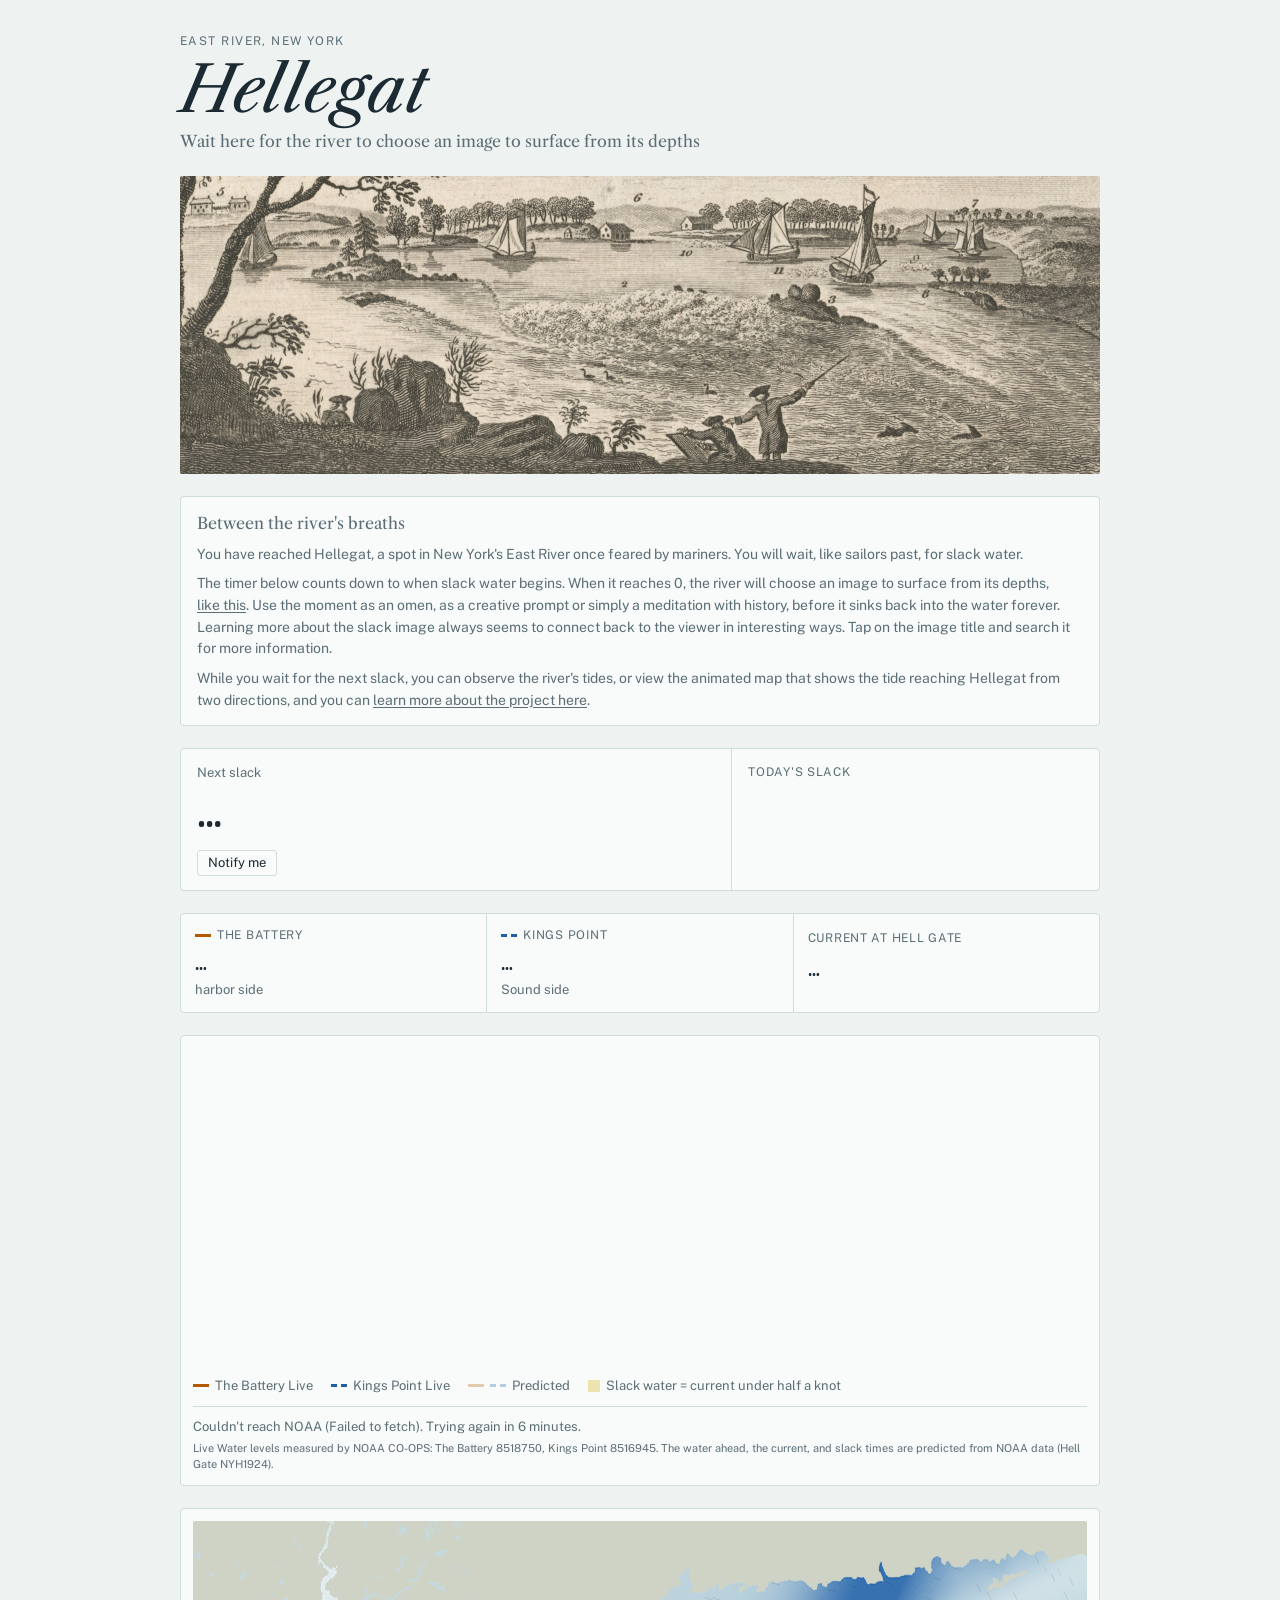
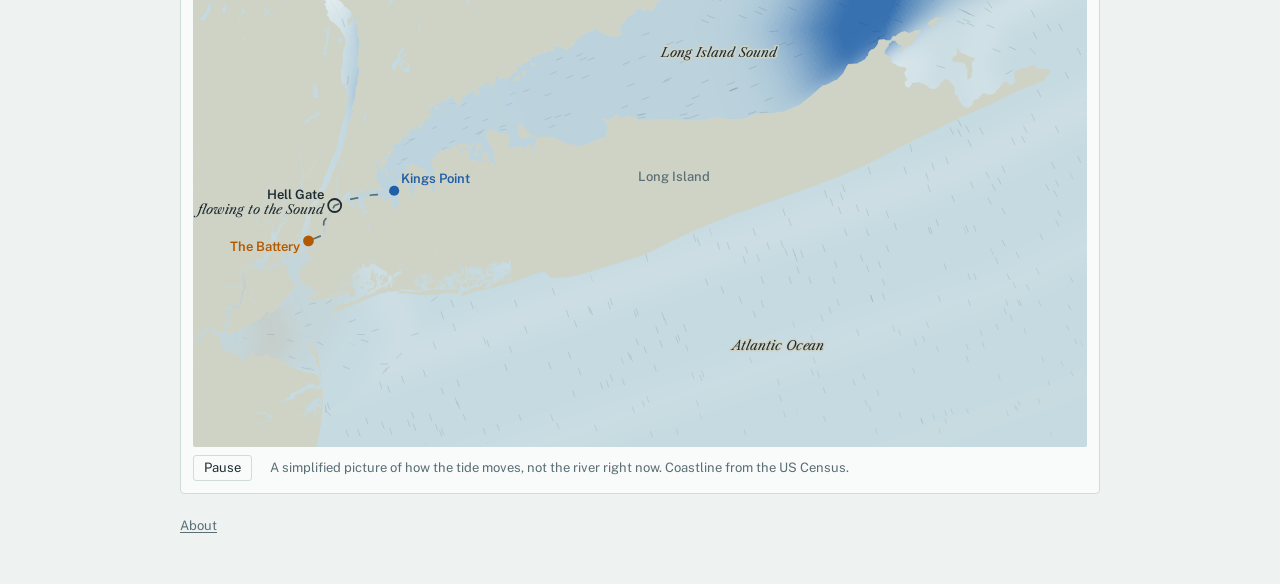
<file: index.html>
<!doctype html>
<html lang="en">
<head>
<meta charset="utf-8">
<meta name="viewport" content="width=device-width, initial-scale=1">
<title>Hellegat: Between the river's breaths</title>
<link rel="stylesheet" href="https://fonts.googleapis.com/css2?family=Libre+Caslon+Text:ital,wght@0,400;0,700;1,400&family=Public+Sans:wght@400;500;600&family=IBM+Plex+Mono:wght@400;500&display=swap">
<link rel="stylesheet" href="style.css">
<link rel="manifest" href="manifest.webmanifest">
<link rel="apple-touch-icon" href="icons/apple-touch-icon.png">
<link rel="icon" href="icons/icon-192.png">
<meta name="theme-color" content="#eef3f2" media="(prefers-color-scheme: light)">
<meta name="theme-color" content="#0e1619" media="(prefers-color-scheme: dark)">
<script src="app.js" defer></script>
<script src="map.js" defer></script>
<script type="module" src="notify.js"></script>
</head>
<body>
<main class="wrap">
  <header>
    <p class="eyebrow">East River, New York</p>
    <h1>Hellegat</h1>
    <p class="tagline">Wait here for the river to choose an image to surface from its depths</p>
  </header>

  <img class="banner" src="hell-gate-1775.jpg" width="1840" height="596" alt="Engraving of Hell Gate in 1775: ships pass rough water and rocks while a man on the shore points with a stick and another draws.">

  <section class="intro">
    <p class="tagline">Between the river's breaths</p>
    <p>You have reached Hellegat, a spot in New York's East River once feared by mariners. You will wait, like sailors past, for slack water.</p>
    <p>The timer below counts down to when slack water begins. When it reaches 0, the river will choose an image to surface from its depths, <button type="button" class="link" id="taste-link">like this</button>. Use the moment as an omen, as a creative prompt or simply a meditation with history, before it sinks back into the water forever. Learning more about the slack image always seems to connect back to the viewer in interesting ways. Tap on the image title and search it for more information.</p>
    <p>While you wait for the next slack, you can observe the river's tides, or view the animated map that shows the tide reaching Hellegat from two directions, and you can <a href="about.html">learn more about the project here</a>.</p>
  </section>

  <!-- A taste of the reveal: one real past choice, saved here. It floats above the page only when the visitor taps "like this"
       in the intro, then sinks on its own after a few seconds, or sooner with a tap. Hidden until then, so it can't flash
       while the page loads. The title is not a link, so it reads as a taste rather than the live thing, and no one leaves for it. -->
  <figure class="taste" id="taste" hidden>
    <p class="s">On November 10, the river chose this.</p>
    <img src="tillamook-rock-1901.jpg" width="1200" height="736" alt="Hand-colored postcard of Tillamook Rock lighthouse standing on a rock at sea, with waves breaking around it.">
    <figcaption>
      <p class="reveal-title">Tillamook Rock And Light House, Portland, Oregon.</p>
      <p class="s">1901</p>
    </figcaption>
  </figure>

  <section class="slack">
    <div class="countdown">
      <span class="k" id="slack-label">Next slack</span>
      <span class="count" id="slack-count">…</span>
      <span class="s" id="slack-when"></span>
      <button id="notify-btn" type="button" hidden>Notify me</button>
      <p class="s" id="notify-msg" hidden></p>
      <button id="notify-off" class="link s" type="button" hidden>Unsubscribe</button>
    </div>
    <div class="today">
      <span class="k" id="slack-day">Today's slack</span>
      <ol id="slacks"></ol>
    </div>
  </section>

  <section class="reveal" id="reveal" hidden>
    <p class="s reveal-welcome">You have reached Hellegat, an art project by Maria Saha that follows the movement of New York's East River at its most dangerous spot. You have happened to arrive during slack water. At this time, the river becomes calm and chooses an image for us to view briefly. When the timer runs out, the image will sink back into the water forever. When it does, you will be able to learn more about this project and the river.</p>
    <p class="reveal-time"><span id="reveal-count"></span> until the river exhales</p>
    <div class="reveal-found" id="reveal-found" hidden>
      <img id="reveal-img" alt="">
      <div class="reveal-caption">
        <p class="reveal-title"><a id="reveal-link" target="_blank" rel="noopener"></a></p>
        <p class="s" id="reveal-info"></p>
        <p class="s">Take a screenshot to keep it with its name.</p>
      </div>
      <button id="reveal-notify-btn" type="button" hidden>Notify me</button>
      <p class="s" id="reveal-notify-msg" hidden></p>
    </div>
    <p class="s" id="reveal-missing" hidden>The river's image couldn't be reached this time.</p>
  </section>

  <section class="readout">
    <div class="cell">
      <span class="k"><i class="sw bat"></i>The Battery</span>
      <span class="v" id="v-bat">…</span>
      <span class="s" id="s-bat">harbor side</span>
    </div>
    <div class="cell">
      <span class="k"><i class="sw kp"></i>Kings Point</span>
      <span class="v" id="v-kp">…</span>
      <span class="s" id="s-kp">Sound side</span>
    </div>
    <div class="cell">
      <span class="k">Current at Hell Gate</span>
      <span class="v" id="v-cur">…</span>
      <span class="s" id="s-cur"></span>
    </div>
  </section>

  <figure class="chart-fig">
    <p class="s river-clock" id="river-clock" hidden></p>
    <canvas id="chart" aria-label="Chart of water level at the Battery and Kings Point, centered on the next slack at Hell Gate"></canvas>
    <figcaption class="legend">
      <span><i class="sw bat"></i>The Battery Live</span>
      <span><i class="sw kp"></i>Kings Point Live</span>
      <span><i class="sw bat faded"></i><i class="sw kp faded"></i>Predicted</span>
      <span><i class="sw band"></i>Slack water = current under half a knot</span>
    </figcaption>
    <div class="status">
      <span id="updated">Loading from NOAA…</span>
      <span class="sources">Live Water levels measured by NOAA CO-OPS: The Battery 8518750, Kings Point 8516945. The water ahead, the current, and slack times are predicted from NOAA data (Hell Gate NYH1924).</span>
    </div>
  </figure>

  <figure class="chart-fig map-fig" id="tide-map-fig">
    <canvas id="tide-map" aria-label="Map of New York Harbor, Long Island and Long Island Sound. One ocean tide wraps around Long Island and reaches Hell Gate from both ends, hours apart."></canvas>
    <figcaption class="legend">
      <button id="tide-pause" type="button">Pause</button>
      <span>A simplified picture of how the tide moves, not the river right now. Coastline from the US Census.</span>
    </figcaption>
  </figure>

  <footer class="site-foot"><a href="about.html">About</a></footer>
</main>
</body>
</html>
</file>
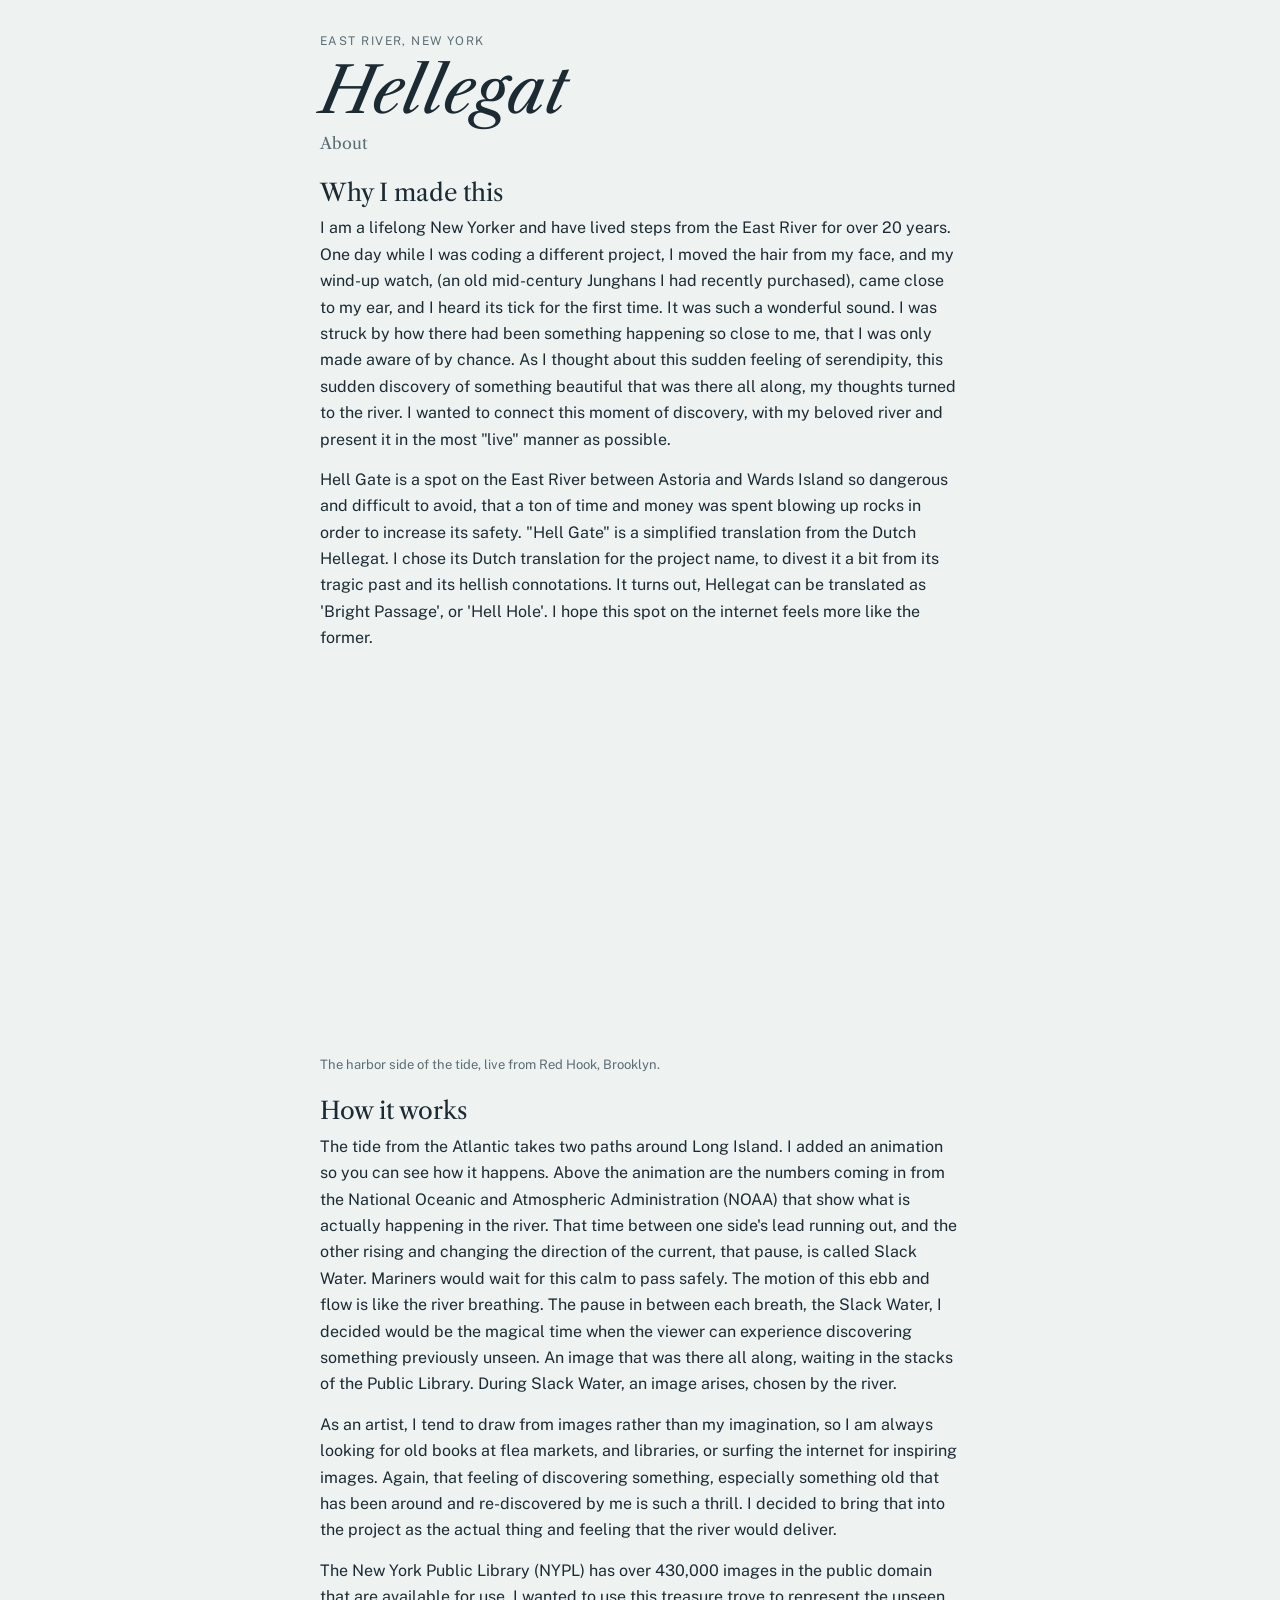
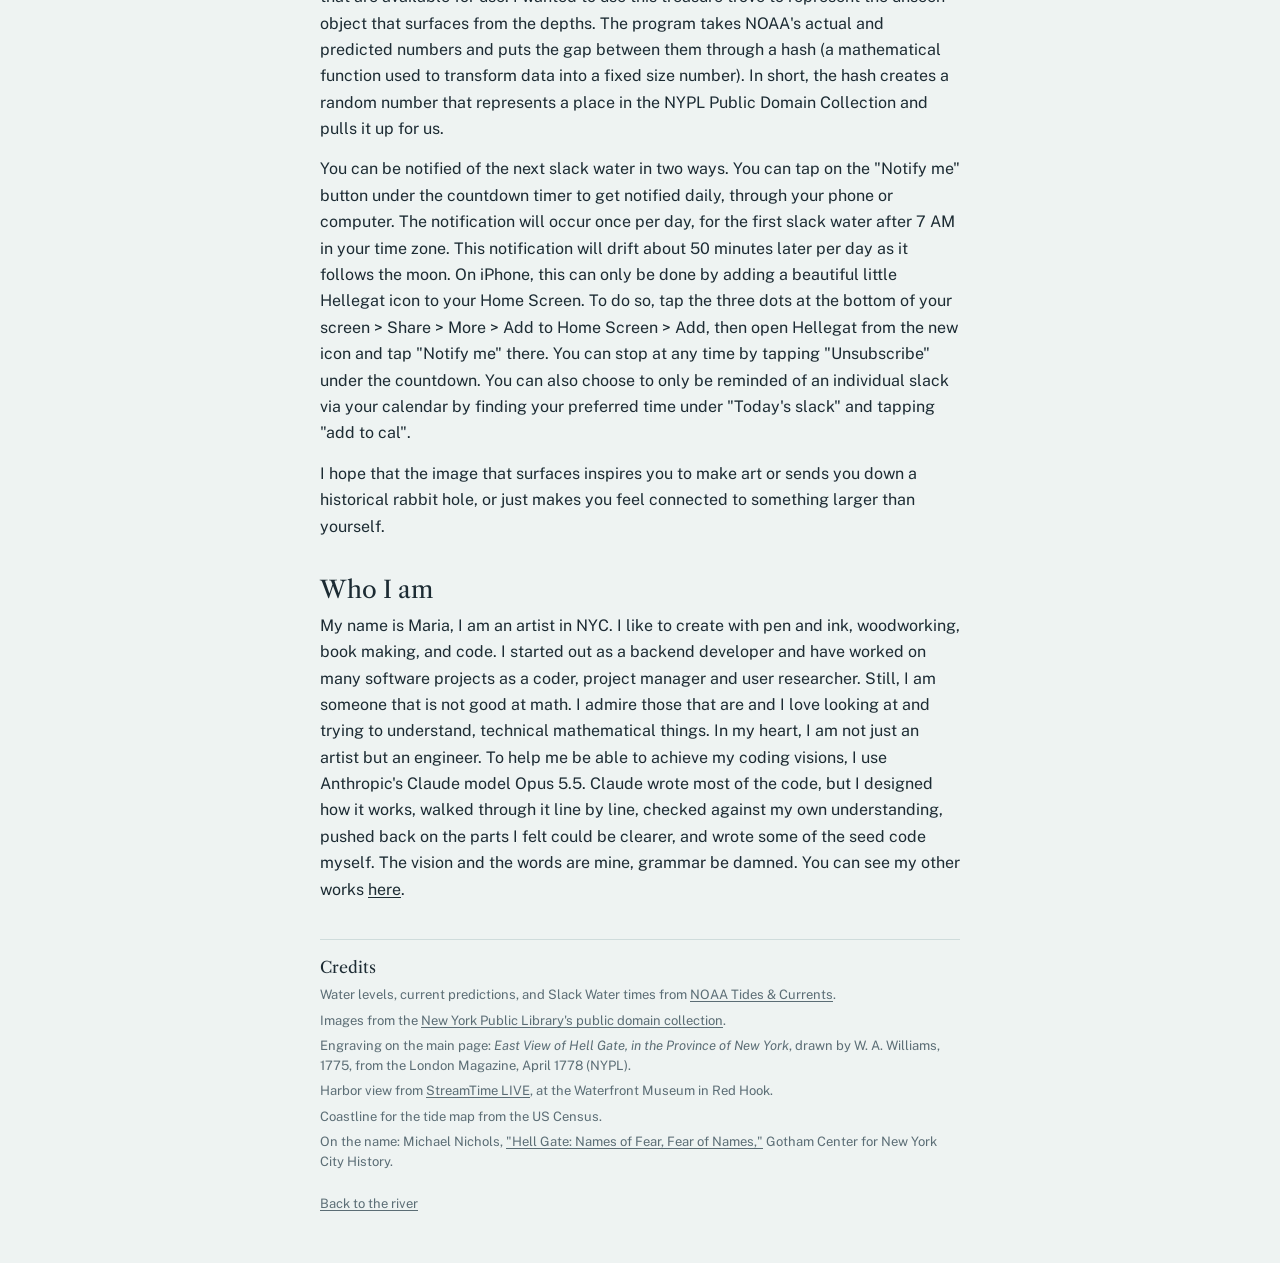
<file: about.html>
<!doctype html>
<html lang="en">
<head>
<meta charset="utf-8">
<meta name="viewport" content="width=device-width, initial-scale=1">
<title>About Hellegat</title>
<link rel="stylesheet" href="https://fonts.googleapis.com/css2?family=Libre+Caslon+Text:ital,wght@0,400;0,700;1,400&family=Public+Sans:wght@400;500;600&family=IBM+Plex+Mono:wght@400;500&display=swap">
<link rel="stylesheet" href="style.css">
<link rel="manifest" href="manifest.webmanifest">
<link rel="apple-touch-icon" href="icons/apple-touch-icon.png">
<link rel="icon" href="icons/icon-192.png">
<meta name="theme-color" content="#eef3f2" media="(prefers-color-scheme: light)">
<meta name="theme-color" content="#0e1619" media="(prefers-color-scheme: dark)">
</head>
<body>
<main class="wrap about">
  <header>
    <p class="eyebrow">East River, New York</p>
    <h1><a href="index.html">Hellegat</a></h1>
    <p class="tagline">About</p>
  </header>

  <section>
    <h2>Why I made this</h2>
    <p>I am a lifelong New Yorker and have lived steps from the East River for over 20 years. One day while I was coding a different project, I moved the hair from my face, and my wind-up watch, (an old mid-century Junghans I had recently purchased), came close to my ear, and I heard its tick for the first time. It was such a wonderful sound. I was struck by how there had been something happening so close to me, that I was only made aware of by chance. As I thought about this sudden feeling of serendipity, this sudden discovery of something beautiful that was there all along, my thoughts turned to the river. I wanted to connect this moment of discovery, with my beloved river and present it in the most "live" manner as possible.</p>
    <p>Hell Gate is a spot on the East River between Astoria and Wards Island so dangerous and difficult to avoid, that a ton of time and money was spent blowing up rocks in order to increase its safety. "Hell Gate" is a simplified translation from the Dutch Hellegat. I chose its Dutch translation for the project name, to divest it a bit from its tragic past and its hellish connotations. It turns out, Hellegat can be translated as 'Bright Passage', or 'Hell Hole'. I hope this spot on the internet feels more like the former.</p>
  </section>

  <figure class="cam">
    <iframe src="https://www.youtube-nocookie.com/embed/l7b5RFAkKhY?autoplay=1&amp;mute=1&amp;playsinline=1&amp;rel=0" title="Live view of New York Harbor from Red Hook, Brooklyn" loading="lazy" allow="autoplay; encrypted-media; picture-in-picture; fullscreen" referrerpolicy="strict-origin-when-cross-origin" allowfullscreen></iframe>
    <figcaption>The harbor side of the tide, live from Red Hook, Brooklyn.</figcaption>
  </figure>

  <section>
    <h2>How it works</h2>
    <p>The tide from the Atlantic takes two paths around Long Island. I added an animation so you can see how it happens. Above the animation are the numbers coming in from the National Oceanic and Atmospheric Administration (NOAA) that show what is actually happening in the river. That time between one side's lead running out, and the other rising and changing the direction of the current, that pause, is called Slack Water. Mariners would wait for this calm to pass safely. The motion of this ebb and flow is like the river breathing. The pause in between each breath, the Slack Water, I decided would be the magical time when the viewer can experience discovering something previously unseen. An image that was there all along, waiting in the stacks of the Public Library. During Slack Water, an image arises, chosen by the river.</p>
    <p>As an artist, I tend to draw from images rather than my imagination, so I am always looking for old books at flea markets, and libraries, or surfing the internet for inspiring images. Again, that feeling of discovering something, especially something old that has been around and re-discovered by me is such a thrill. I decided to bring that into the project as the actual thing and feeling that the river would deliver.</p>
    <p>The New York Public Library (NYPL) has over 430,000 images in the public domain that are available for use. I wanted to use this treasure trove to represent the unseen object that surfaces from the depths. The program takes NOAA's actual and predicted numbers and puts the gap between them through a hash (a mathematical function used to transform data into a fixed size number). In short, the hash creates a random number that represents a place in the NYPL Public Domain Collection and pulls it up for us.</p>
    <p>You can be notified of the next slack water in two ways. You can tap on the "Notify me" button under the countdown timer to get notified daily, through your phone or computer. The notification will occur once per day, for the first slack water after 7 AM in your time zone. This notification will drift about 50 minutes later per day as it follows the moon. On iPhone, this can only be done by adding a beautiful little Hellegat icon to your Home Screen. To do so, tap the three dots at the bottom of your screen &gt; Share &gt; More &gt; Add to Home Screen &gt; Add, then open Hellegat from the new icon and tap "Notify me" there. You can stop at any time by tapping "Unsubscribe" under the countdown. You can also choose to only be reminded of an individual slack via your calendar by finding your preferred time under "Today's slack" and tapping "add to cal".</p>
    <p>I hope that the image that surfaces inspires you to make art or sends you down a historical rabbit hole, or just makes you feel connected to something larger than yourself.</p>
  </section>

  <section>
    <h2>Who I am</h2>
    <p>My name is Maria, I am an artist in NYC. I like to create with pen and ink, woodworking, book making, and code. I started out as a backend developer and have worked on many software projects as a coder, project manager and user researcher. Still, I am someone that is not good at math. I admire those that are and I love looking at and trying to understand, technical mathematical things. In my heart, I am not just an artist but an engineer. To help me be able to achieve my coding visions, I use Anthropic's Claude model Opus 5.5. Claude wrote most of the code, but I designed how it works, walked through it line by line, checked against my own understanding, pushed back on the parts I felt could be clearer, and wrote some of the seed code myself. The vision and the words are mine, grammar be damned. You can see my other works <a href="https://mariasaha.com">here</a>.</p>
  </section>

  <section class="credits">
    <h2>Credits</h2>
    <ul>
      <li>Water levels, current predictions, and Slack Water times from <a href="https://tidesandcurrents.noaa.gov/">NOAA Tides &amp; Currents</a>.</li>
      <li>Images from the <a href="https://github.com/NYPL-publicdomain/data-and-utilities">New York Public Library's public domain collection</a>.</li>
      <li>Engraving on the main page: <em>East View of Hell Gate, in the Province of New York</em>, drawn by W. A. Williams, 1775, from the London Magazine, April 1778 (NYPL).</li>
      <li>Harbor view from <a href="https://www.youtube.com/watch?v=l7b5RFAkKhY">StreamTime LIVE</a>, at the Waterfront Museum in Red Hook.</li>
      <li>Coastline for the tide map from the US Census.</li>
      <li>On the name: Michael Nichols, <a href="https://www.gothamcenter.org/blog/hell-gate-names-of-fear-fear-of-names">"Hell Gate: Names of Fear, Fear of Names,"</a> Gotham Center for New York City History.</li>
    </ul>
  </section>

  <footer class="site-foot"><a href="index.html">Back to the river</a></footer>
</main>
</body>
</html>
</file>
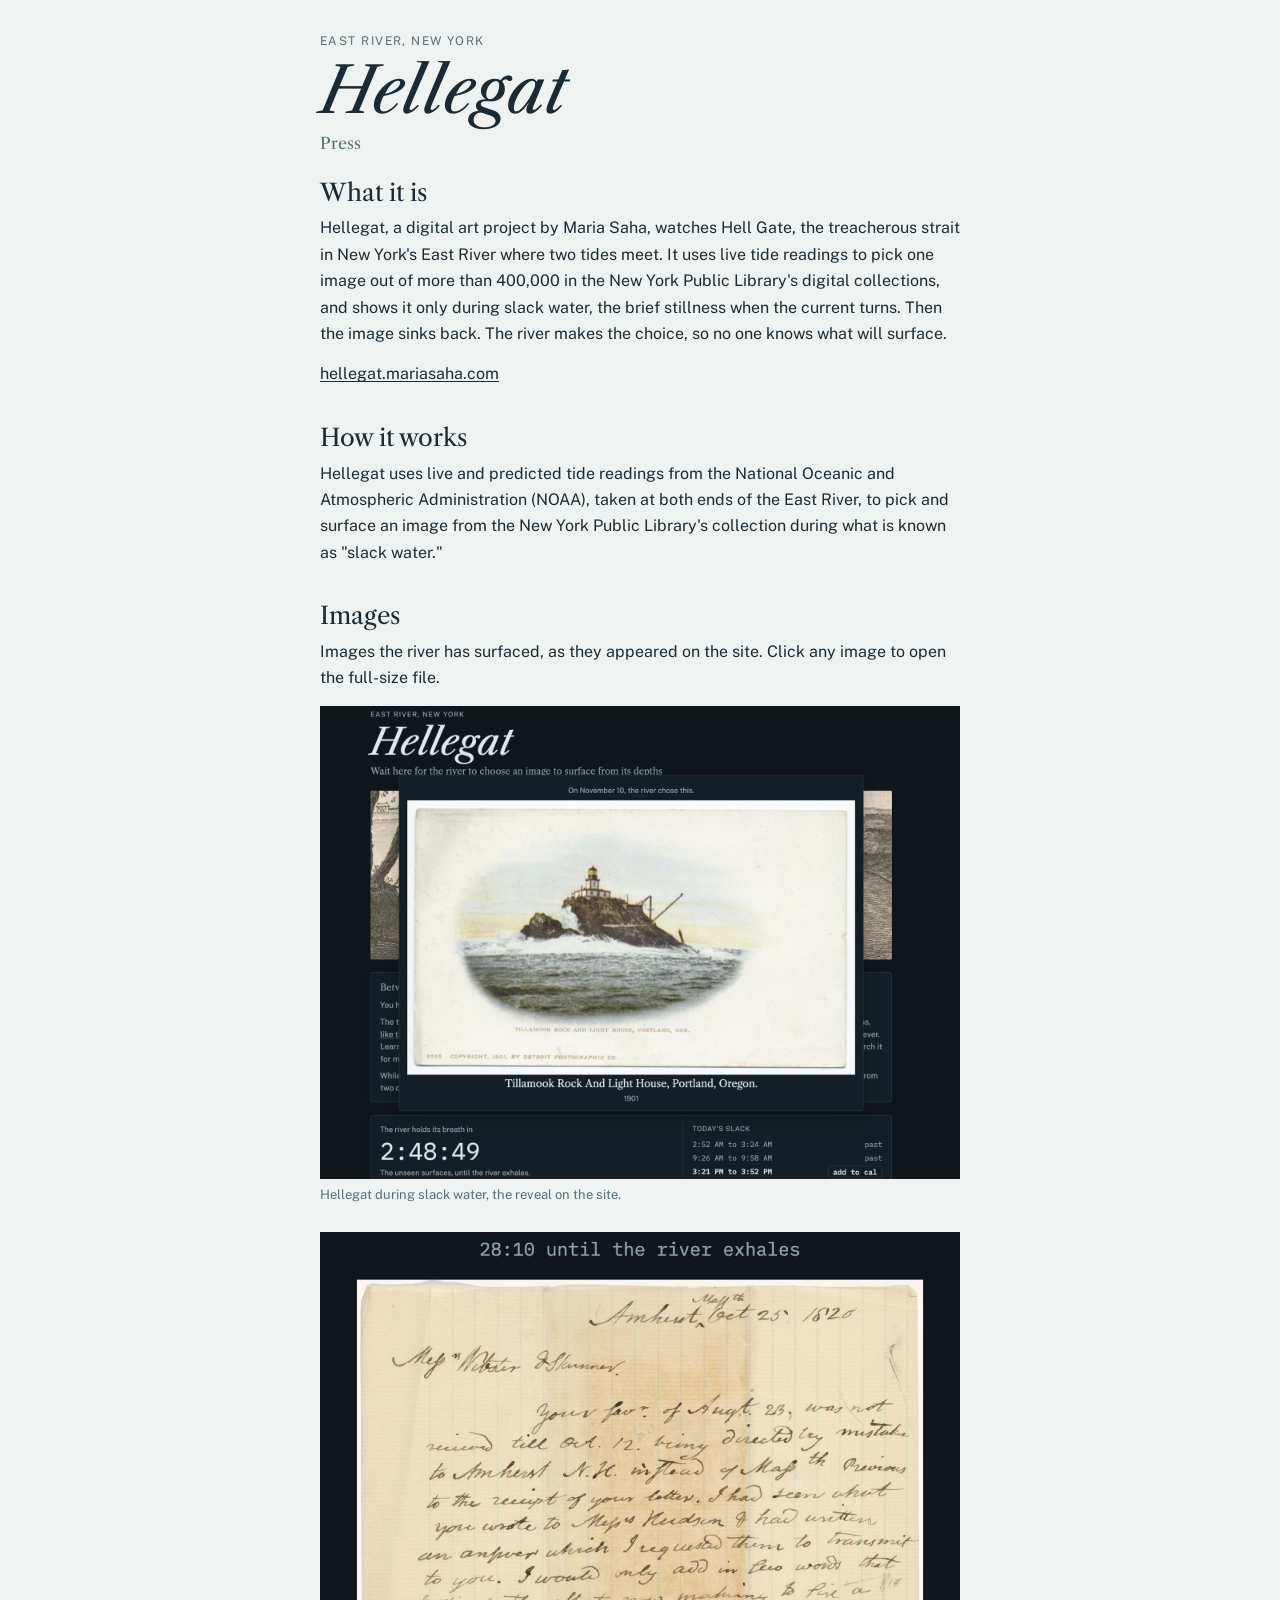
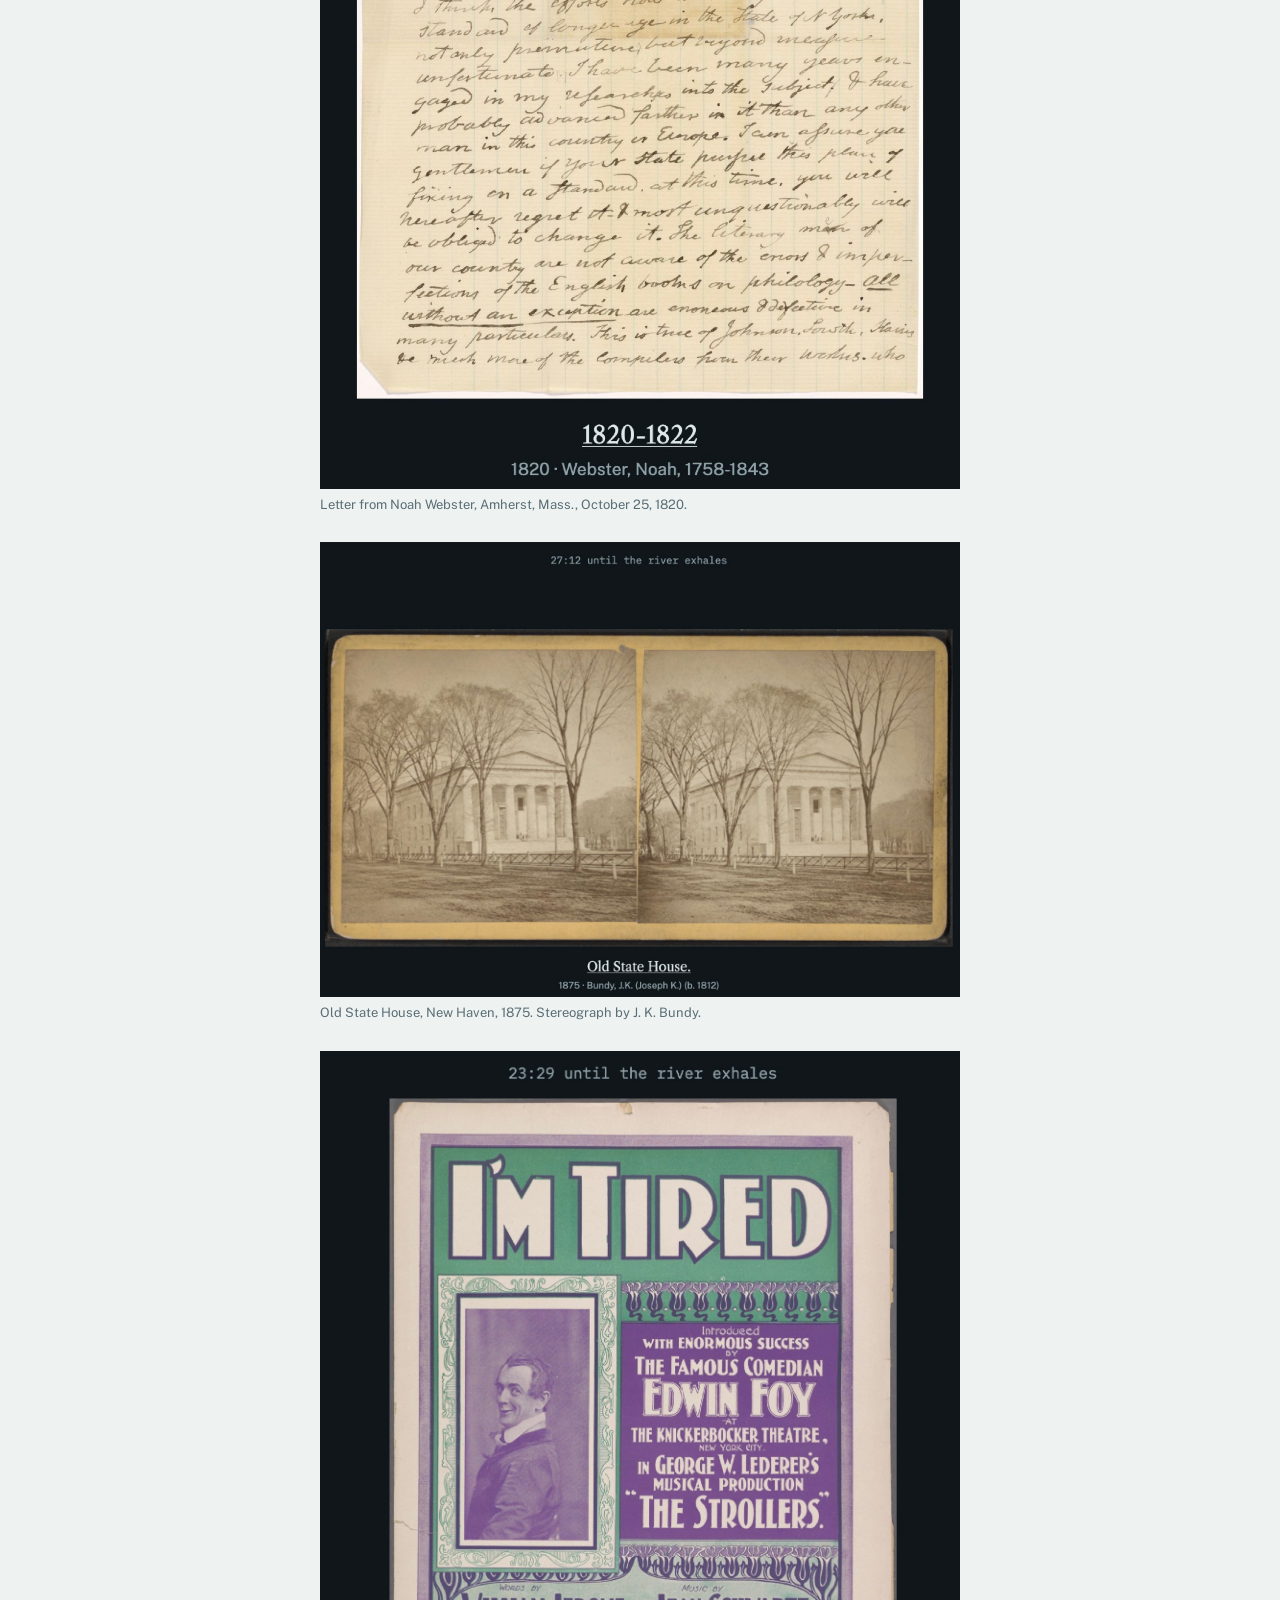
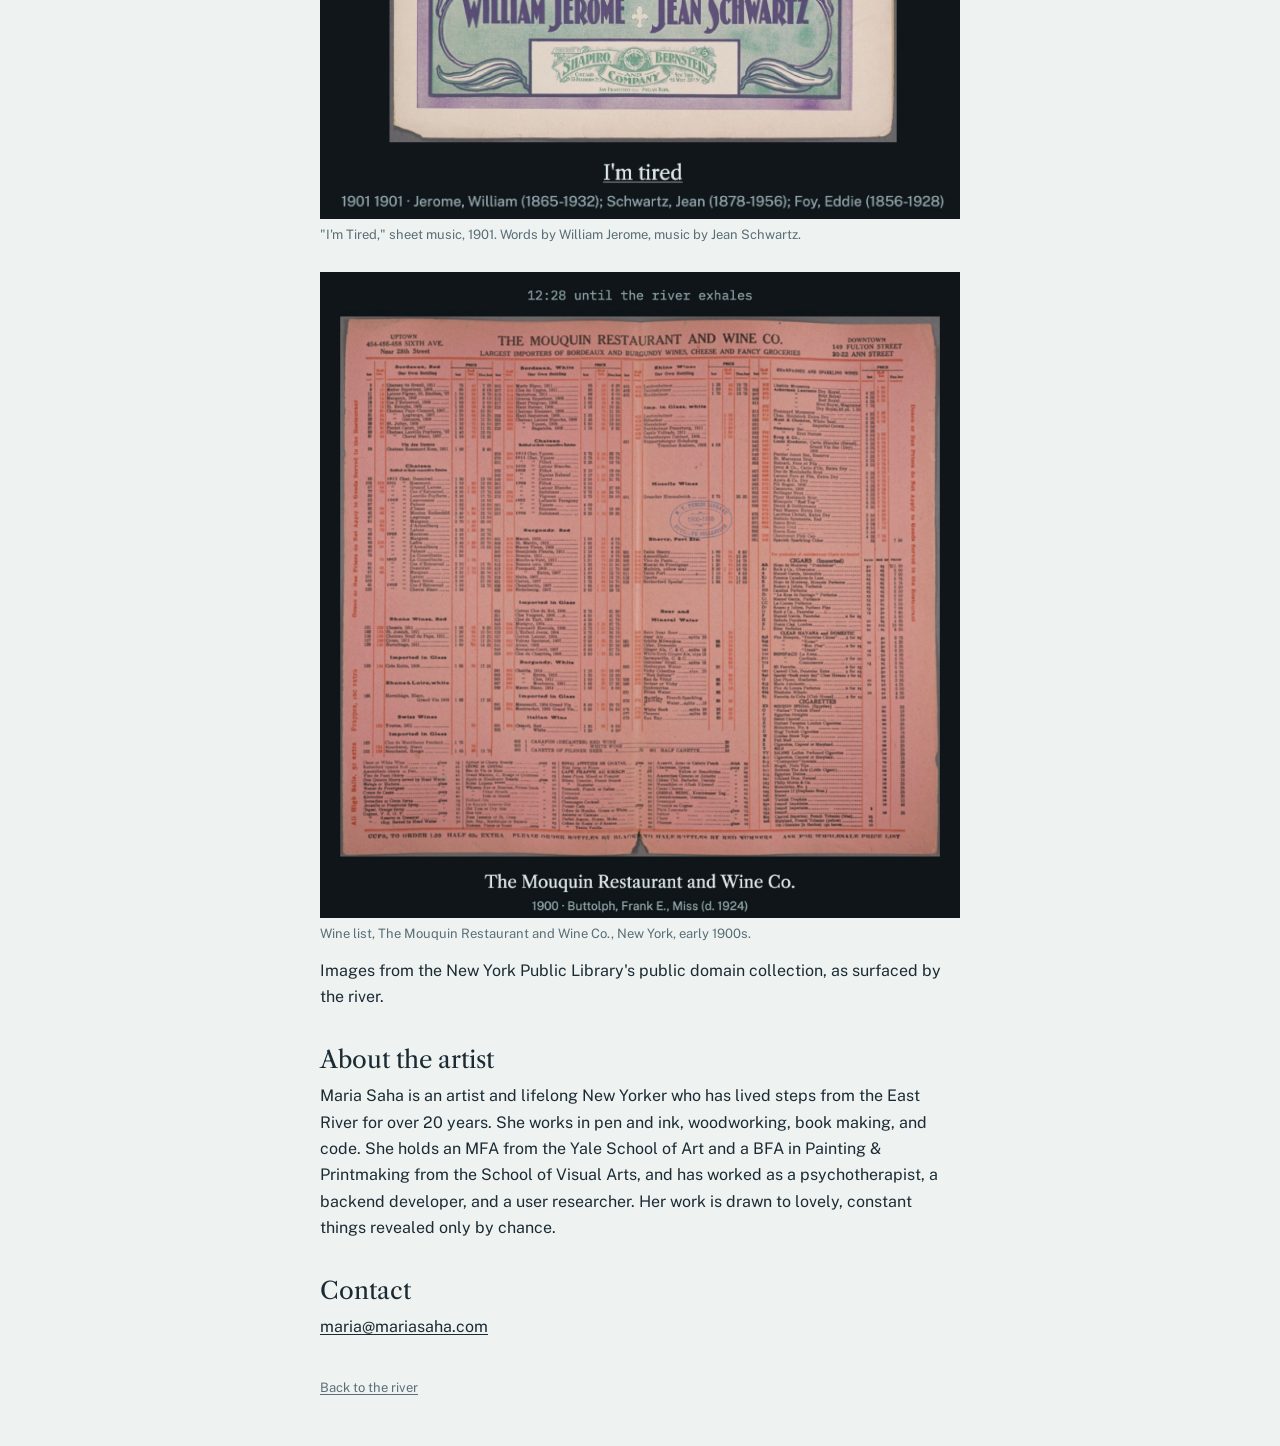
<file: press.html>
<!doctype html>
<html lang="en">
<head>
<meta charset="utf-8">
<meta name="viewport" content="width=device-width, initial-scale=1">
<!-- Press kit for editors. Not linked from the site, and noindex asks search engines not to list it. -->
<meta name="robots" content="noindex">
<title>Hellegat: Press</title>
<link rel="stylesheet" href="https://fonts.googleapis.com/css2?family=Libre+Caslon+Text:ital,wght@0,400;0,700;1,400&family=Public+Sans:wght@400;500;600&family=IBM+Plex+Mono:wght@400;500&display=swap">
<link rel="stylesheet" href="style.css">
<link rel="icon" href="icons/icon-192.png">
<meta name="theme-color" content="#eef3f2" media="(prefers-color-scheme: light)">
<meta name="theme-color" content="#0e1619" media="(prefers-color-scheme: dark)">
<style>
  /* Only the press page uses these, so they live here instead of style.css. */
  .press-images { display: grid; gap: 28px; margin: 0 0 14px; }
  .press-images figure { margin: 0; }
  .press-images img { display: block; width: 100%; height: auto; }
  .press-images figcaption { margin-top: 6px; font-size: 13px; line-height: 1.5; color: var(--muted); }
</style>
</head>
<body>
<main class="wrap about">
  <header>
    <p class="eyebrow">East River, New York</p>
    <h1><a href="index.html">Hellegat</a></h1>
    <p class="tagline">Press</p>
  </header>

  <section>
    <h2>What it is</h2>
    <p>Hellegat, a digital art project by Maria Saha, watches Hell Gate, the treacherous strait in New York's East River where two tides meet. It uses live tide readings to pick one image out of more than 400,000 in the New York Public Library's digital collections, and shows it only during slack water, the brief stillness when the current turns. Then the image sinks back. The river makes the choice, so no one knows what will surface.</p>
    <p><a href="https://hellegat.mariasaha.com/">hellegat.mariasaha.com</a></p>
  </section>

  <section>
    <h2>How it works</h2>
    <p>Hellegat uses live and predicted tide readings from the National Oceanic and Atmospheric Administration (NOAA), taken at both ends of the East River, to pick and surface an image from the New York Public Library's collection during what is known as "slack water."</p>
  </section>

  <section>
    <h2>Images</h2>
    <p>Images the river has surfaced, as they appeared on the site. Click any image to open the full-size file.</p>
    <div class="press-images">
      <figure>
        <a href="press/hellegat-reveal.jpg"><img src="press/hellegat-reveal.jpg" alt="The Hellegat site during slack water, showing a 1901 postcard of Tillamook Rock lighthouse chosen by the river"></a>
        <figcaption>Hellegat during slack water, the reveal on the site.</figcaption>
      </figure>
      <figure>
        <a href="press/webster-letter-1820.jpg"><img src="press/webster-letter-1820.jpg" alt="Handwritten letter from Noah Webster dated Amherst, October 25, 1820"></a>
        <figcaption>Letter from Noah Webster, Amherst, Mass., October 25, 1820.</figcaption>
      </figure>
      <figure>
        <a href="press/old-state-house-1875.jpg"><img src="press/old-state-house-1875.jpg" alt="Stereograph of the Old State House in New Haven behind bare trees"></a>
        <figcaption>Old State House, New Haven, 1875. Stereograph by J. K. Bundy.</figcaption>
      </figure>
      <figure>
        <a href="press/im-tired-1901.jpg"><img src="press/im-tired-1901.jpg" alt="Green and purple sheet music cover for I'm Tired, sung by Edwin Foy"></a>
        <figcaption>"I'm Tired," sheet music, 1901. Words by William Jerome, music by Jean Schwartz.</figcaption>
      </figure>
      <figure>
        <a href="press/mouquin-menu.jpg"><img src="press/mouquin-menu.jpg" alt="Pink wine list from the Mouquin Restaurant and Wine Co."></a>
        <figcaption>Wine list, The Mouquin Restaurant and Wine Co., New York, early 1900s.</figcaption>
      </figure>
    </div>
    <p>Images from the New York Public Library's public domain collection, as surfaced by the river.</p>
  </section>

  <section>
    <h2>About the artist</h2>
    <p>Maria Saha is an artist and lifelong New Yorker who has lived steps from the East River for over 20 years. She works in pen and ink, woodworking, book making, and code. She holds an MFA from the Yale School of Art and a BFA in Painting &amp; Printmaking from the School of Visual Arts, and has worked as a psychotherapist, a backend developer, and a user researcher. Her work is drawn to lovely, constant things revealed only by chance.</p>
  </section>

  <section>
    <h2>Contact</h2>
    <!-- The address is written as character codes so simple email scrapers miss it. Browsers show it normally. -->
    <p><a href="&#109;&#97;&#105;&#108;&#116;&#111;&#58;&#109;&#97;&#114;&#105;&#97;&#64;&#109;&#97;&#114;&#105;&#97;&#115;&#97;&#104;&#97;&#46;&#99;&#111;&#109;">&#109;&#97;&#114;&#105;&#97;&#64;&#109;&#97;&#114;&#105;&#97;&#115;&#97;&#104;&#97;&#46;&#99;&#111;&#109;</a></p>
  </section>

  <footer class="site-foot"><a href="index.html">Back to the river</a></footer>
</main>
</body>
</html>
</file>
<file: style.css>
/* Colorblind-safe orange and blue for the two sides. */
:root {
  --paper: #eef3f2;
  --card: #f8fbfa;
  --ink: #1c2b33;
  --muted: #5b6d75;
  --rule: #cfdcdc;
  --harbor: #b35900;
  --sound: #1f5fa8;
  --flow: #1c2b33;
  --slack: #d4a800;
  --land: #cfd3c6;
  --water: #c4d9e0;
  --crest: #ffffff;
  --display: "Libre Caslon Text", Georgia, "Times New Roman", serif;
  --body: "Public Sans", system-ui, -apple-system, "Segoe UI", sans-serif;
  --mono: "IBM Plex Mono", ui-monospace, Menlo, monospace;
}
@media (prefers-color-scheme: dark) {
  :root {
    --paper: #0e1619; --card: #141f23; --ink: #dfe9ea; --muted: #8fa3a8; --rule: #26363b;
    --harbor: #f0a050; --sound: #7fb2f0; --flow: #e8f1f2; --slack: #f2c94c;
    --land: #0b1213; --water: #0f2830; --crest: #dfe9ea;
    color-scheme: dark;
  }
}

[hidden] { display: none !important; }
body { margin: 0; background: var(--paper); color: var(--ink); font-family: var(--body); font-size: 15px; line-height: 1.55; }
.wrap {
  max-width: 920px; margin: 0 auto;
  padding: 32px 16px 48px;
  display: grid; gap: 22px;
}
.eyebrow { margin: 0; font-size: 12px; letter-spacing: .12em; text-transform: uppercase; color: var(--muted); }
h1 { margin: 4px 0 0; font-family: var(--display); font-style: italic; font-weight: 400; font-size: clamp(40px, 7vw, 64px); line-height: 1.1; }
h1 a { color: inherit; text-decoration: none; }
.tagline { margin: 4px 0 0; font-family: var(--display); font-size: 16px; color: var(--muted); }
.banner { display: block; width: 100%; height: auto; border-radius: 2px; }

.intro { background: var(--card); border: 1px solid var(--rule); border-radius: 4px; padding: 14px 16px; color: var(--muted); font-size: 14px; }
.intro p { margin: 0; }
.intro p + p { margin-top: 8px; }
.slack { display: grid; grid-template-columns: minmax(0, 3fr) minmax(0, 2fr); gap: 1px; background: var(--rule); border: 1px solid var(--rule); border-radius: 4px; overflow: hidden; }
.countdown, .today { background: var(--card); padding: 14px 16px; display: grid; gap: 4px; align-content: start; min-width: 0; }
.count { font-family: var(--mono); font-size: clamp(32px, 6vw, 42px); line-height: 1.15; font-variant-numeric: tabular-nums; }
.today ol { margin: 2px 0 0; padding: 0; list-style: none; font-family: var(--mono); font-size: 13px; font-variant-numeric: tabular-nums; }
.today li { display: flex; justify-content: space-between; gap: 12px; padding: 2px 0; }
.today li.past { color: var(--muted); }
.today li.next, .today li.now { font-weight: 500; }
/* Remind me has the same outlined look as the map's Pause button, with less padding so its row is no taller than the others. */
.today button { font: inherit; color: var(--ink); background: transparent; border: 1px solid var(--rule); border-radius: 3px; padding: 0 8px; cursor: pointer; }

/* While the image is up it covers the whole page, so fading in is a fade from the river, and it needs no scrolling. */
.reveal {
  position: fixed; inset: 0; z-index: 10; overflow: auto;
  display: grid; grid-template-rows: auto auto minmax(0, 1fr); gap: 12px;
  padding: 16px; text-align: center;
  background: var(--paper); animation: surface 2.5s ease-out;
}
.reveal p { margin: 4px 0 0; }
.reveal-welcome { max-width: 640px; justify-self: center; text-align: left; }
.reveal-time { font-family: var(--mono); font-size: 14px; font-variant-numeric: tabular-nums; color: var(--muted); }
.reveal-found { display: flex; flex-direction: column; align-items: center; justify-content: center; gap: 12px; min-height: 0; }
.reveal img { flex: 0 1 auto; min-height: 0; max-width: 100%; object-fit: contain; }
.reveal-caption { flex: none; max-width: 640px; }
.reveal-title { font-family: var(--display); font-size: 18px; line-height: 1.3; }
.reveal.sinking { animation: sink 4s ease-in forwards; }
@keyframes surface { from { opacity: 0; } to { opacity: 1; } }
@keyframes sink { from { opacity: 1; } to { opacity: 0; } }
@media (prefers-reduced-motion: reduce) { .reveal, .reveal.sinking { animation: none; } }

/* The taste: a card floating in the middle of the screen, above the page but below the live reveal.
   Invisible and slightly low until surfaced, then it rises into view; it sinks again when the class is removed.
   While sunk, pointer-events: none lets taps pass straight through it; while surfaced, a tap on it sinks it. */
.taste {
  position: fixed; left: 50%; top: 50%; z-index: 5; margin: 0;
  width: min(820px, calc(100vw - 32px)); box-sizing: border-box; padding: 12px 14px;
  background: var(--card); border: 1px solid var(--rule); border-radius: 4px; box-shadow: 0 8px 30px rgba(0, 0, 0, .25);
  text-align: center; pointer-events: none;
  opacity: 0; transform: translate(-50%, calc(-50% + 16px)); transition: opacity 1s ease, transform 1s ease;
}
.taste.surfaced { opacity: 1; transform: translate(-50%, -50%); pointer-events: auto; cursor: pointer; }
.taste p { margin: 4px 0 0; }
.taste img { display: block; max-width: 100%; max-height: 70vh; width: auto; height: auto; margin: 8px auto 4px; }
/* With reduced motion it still fades, but doesn't rise or sink. */
@media (prefers-reduced-motion: reduce) { .taste, .taste.surfaced { transform: translate(-50%, -50%); transition: opacity 1s ease; } }

.readout { display: grid; grid-template-columns: repeat(3, minmax(0, 1fr)); gap: 1px; background: var(--rule); border: 1px solid var(--rule); border-radius: 4px; overflow: hidden; }
.cell { background: var(--card); padding: 12px 14px; display: grid; gap: 2px; min-width: 0; }
.k { font-size: 12px; letter-spacing: .06em; text-transform: uppercase; color: var(--muted); display: flex; align-items: center; gap: 6px; }
#slack-label { font-size: 13px; letter-spacing: 0; text-transform: none; }
.v { font-family: var(--mono); font-size: 20px; font-variant-numeric: tabular-nums; }
.s { font-size: 13px; color: var(--muted); }

.sw { display: inline-block; width: 16px; height: 0; border-top: 3px solid; }
.sw.bat { border-color: var(--harbor); }
.sw.kp { border-color: var(--sound); border-top-style: dashed; }
.sw.faded { opacity: .3; } /* same as FUTURE_FADE in app.js */
.sw.band { border: 0; height: 12px; width: 12px; background: var(--slack); opacity: .3; }

.map-fig { margin-top: 18px; }
.map-fig[hidden] { display: none; }
.map-fig canvas { display: block; width: 100%; border-radius: 2px; }
.map-fig .legend { align-items: center; }
#tide-pause { font: inherit; color: var(--ink); background: transparent; border: 1px solid var(--rule); border-radius: 3px; padding: 2px 10px; cursor: pointer; }
/* Notify me matches the Pause button, and sits at its own width under the countdown instead of stretching. */
#notify-btn, #reveal-notify-btn { font: inherit; font-size: 13px; color: var(--ink); background: transparent; border: 1px solid var(--rule); border-radius: 3px; padding: 2px 10px; cursor: pointer; justify-self: start; margin-top: 6px; }
#notify-msg, #reveal-notify-msg { white-space: pre-line; } /* so a message can be a list, one step per line */
#notify-msg { margin: 0; }
#notify-off { justify-self: start; }
/* In the reveal, Notify me and its one-time reply sit right under the caption; the image block already centers them. */
#reveal-notify-btn { flex: none; margin-top: 0; }
#reveal-notify-msg { flex: none; max-width: 640px; margin: 0; }
.river-clock { margin: 0 0 8px; } /* at the top of the chart's box, above the times it answers */
.chart-fig { min-width: 0; margin: 0; background: var(--card); border: 1px solid var(--rule); border-radius: 4px; padding: 12px; }
canvas { display: block; width: 100%; }
.legend { display: flex; flex-wrap: wrap; gap: 6px 18px; margin-top: 8px; font-size: 13px; color: var(--muted); }
.legend span { display: inline-flex; align-items: center; gap: 6px; }

.status { display: flex; flex-wrap: wrap; justify-content: space-between; gap: 4px 16px; margin-top: 10px; padding-top: 10px; border-top: 1px solid var(--rule); font-size: 13px; color: var(--muted); }
.sources { font-size: 11px; line-height: 1.45; }

@media (max-width: 640px) {
  .slack, .readout { grid-template-columns: minmax(0, 1fr); }
}

.site-foot { font-size: 13px; color: var(--muted); }
.site-foot a, .about section a, .intro a, .reveal-title a { color: inherit; text-underline-offset: 2px; }
/* A button that does something on the page, dressed like the links around it. */
button.link { font: inherit; color: inherit; background: none; border: 0; padding: 0; text-decoration: underline; text-underline-offset: 2px; cursor: pointer; }

/* The About page: a narrower column, for reading */
.about { max-width: 640px; font-size: 16px; line-height: 1.65; }
.about h2 { margin: 0 0 8px; font-family: var(--display); font-weight: 400; font-size: 24px; line-height: 1.2; }
.about section p { margin: 0 0 14px; }
.cam { margin: 0; }
.cam iframe { display: block; width: 100%; aspect-ratio: 16 / 9; border: 0; }
.cam figcaption { margin-top: 6px; font-size: 13px; color: var(--muted); }
.about .credits { padding-top: 18px; border-top: 1px solid var(--rule); color: var(--muted); font-size: 13px; line-height: 1.5; }
.about .credits h2 { font-size: 16px; color: var(--ink); }
.about .credits ul { margin: 0; padding: 0; list-style: none; display: grid; gap: 6px; }
</file>
